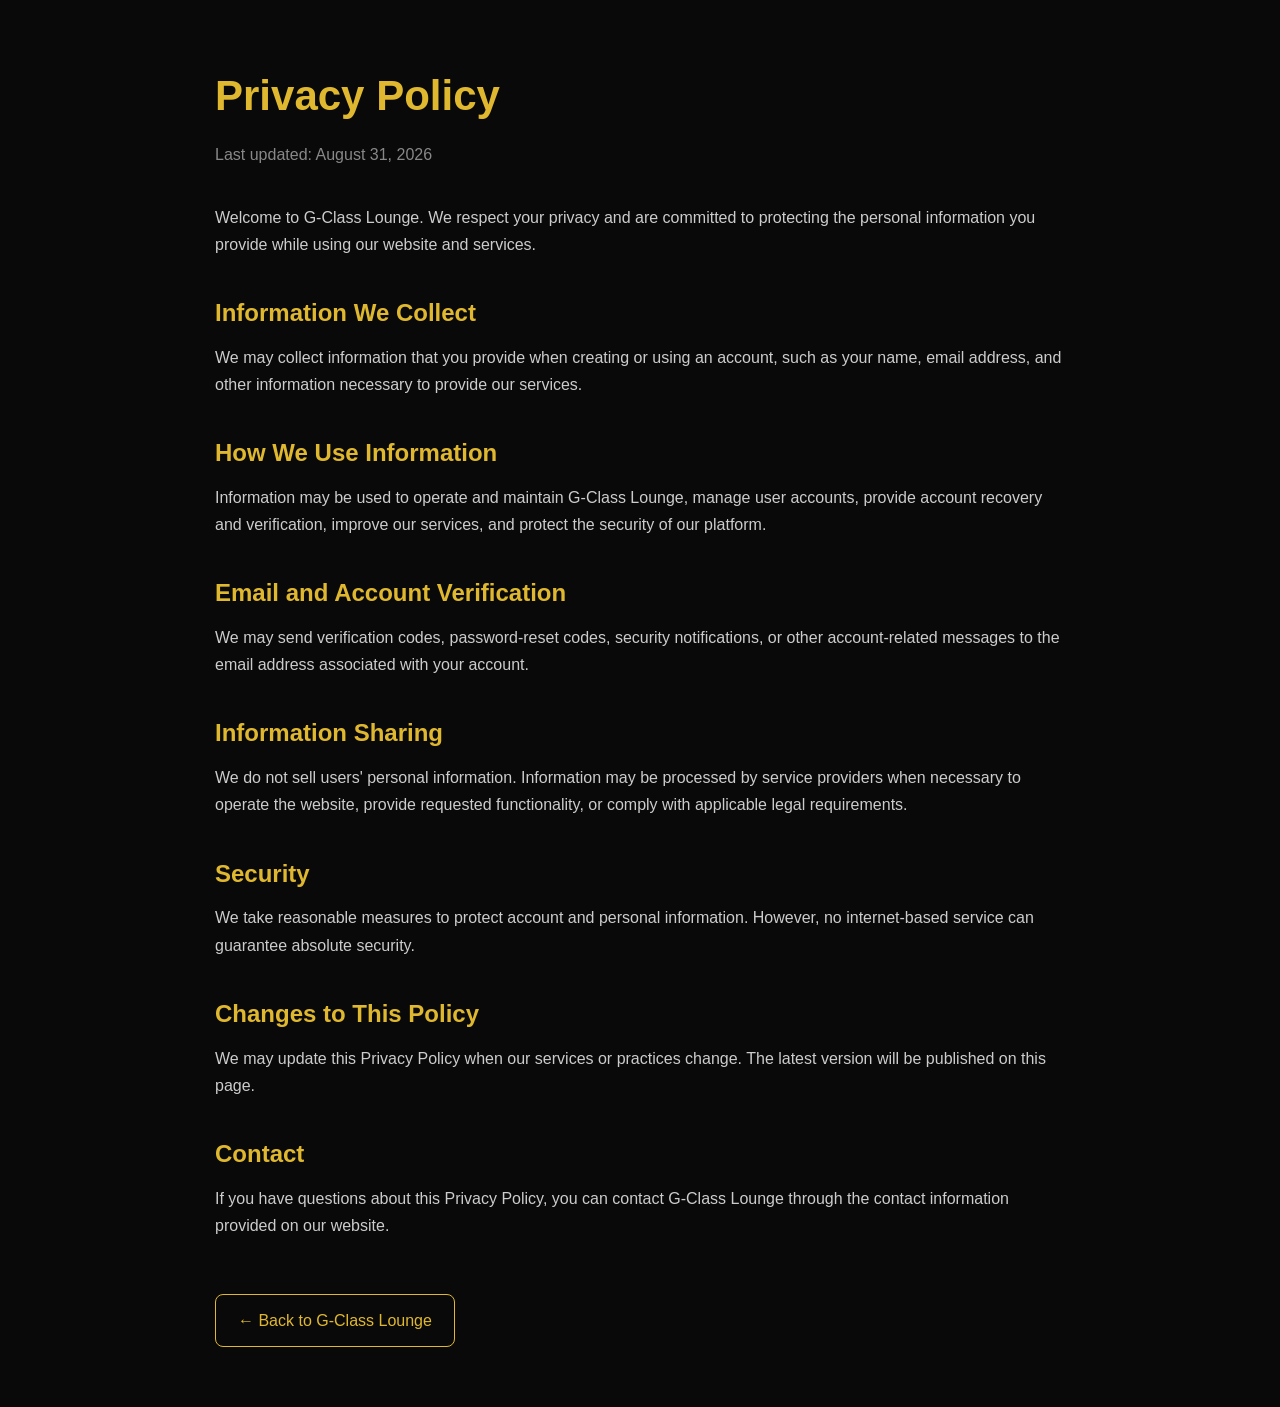
<file: privacy-policy.html>
<!DOCTYPE html>
<html lang="en">
<head>
    <meta charset="UTF-8">
    <meta name="viewport" content="width=device-width, initial-scale=1.0">
    <title>Privacy Policy | G-Class Lounge</title>

    <style>
        * {
            box-sizing: border-box;
            margin: 0;
            padding: 0;
        }

        body {
            background: #090909;
            color: #e8e8e8;
            font-family: Arial, sans-serif;
            line-height: 1.7;
        }

        .container {
            max-width: 900px;
            margin: auto;
            padding: 60px 25px;
        }

        h1 {
            color: #e0b82f;
            font-size: 42px;
            margin-bottom: 10px;
        }

        h2 {
            color: #e0b82f;
            margin-top: 35px;
            margin-bottom: 10px;
        }

        p {
            margin-bottom: 15px;
            color: #cccccc;
        }

        .updated {
            color: #888;
            margin-bottom: 35px;
        }

        a {
            color: #e0b82f;
            text-decoration: none;
        }

        .back {
            display: inline-block;
            margin-top: 40px;
            padding: 12px 22px;
            border: 1px solid #e0b82f;
            border-radius: 8px;
        }

        .back:hover {
            background: #e0b82f;
            color: #000;
        }
    </style>
</head>

<body>

<div class="container">

    <h1>Privacy Policy</h1>
    <p class="updated">Last updated: August 31, 2026</p>

    <p>
        Welcome to G-Class Lounge. We respect your privacy and are
        committed to protecting the personal information you provide
        while using our website and services.
    </p>

    <h2>Information We Collect</h2>

    <p>
        We may collect information that you provide when creating or
        using an account, such as your name, email address, and other
        information necessary to provide our services.
    </p>

    <h2>How We Use Information</h2>

    <p>
        Information may be used to operate and maintain G-Class Lounge,
        manage user accounts, provide account recovery and verification,
        improve our services, and protect the security of our platform.
    </p>

    <h2>Email and Account Verification</h2>

    <p>
        We may send verification codes, password-reset codes, security
        notifications, or other account-related messages to the email
        address associated with your account.
    </p>

    <h2>Information Sharing</h2>

    <p>
        We do not sell users' personal information. Information may be
        processed by service providers when necessary to operate the
        website, provide requested functionality, or comply with
        applicable legal requirements.
    </p>

    <h2>Security</h2>

    <p>
        We take reasonable measures to protect account and personal
        information. However, no internet-based service can guarantee
        absolute security.
    </p>

    <h2>Changes to This Policy</h2>

    <p>
        We may update this Privacy Policy when our services or practices
        change. The latest version will be published on this page.
    </p>

    <h2>Contact</h2>

    <p>
        If you have questions about this Privacy Policy, you can contact
        G-Class Lounge through the contact information provided on our
        website.
    </p>

    <a class="back" href="index.html">← Back to G-Class Lounge</a>

</div>

</body>
</html>
</file>
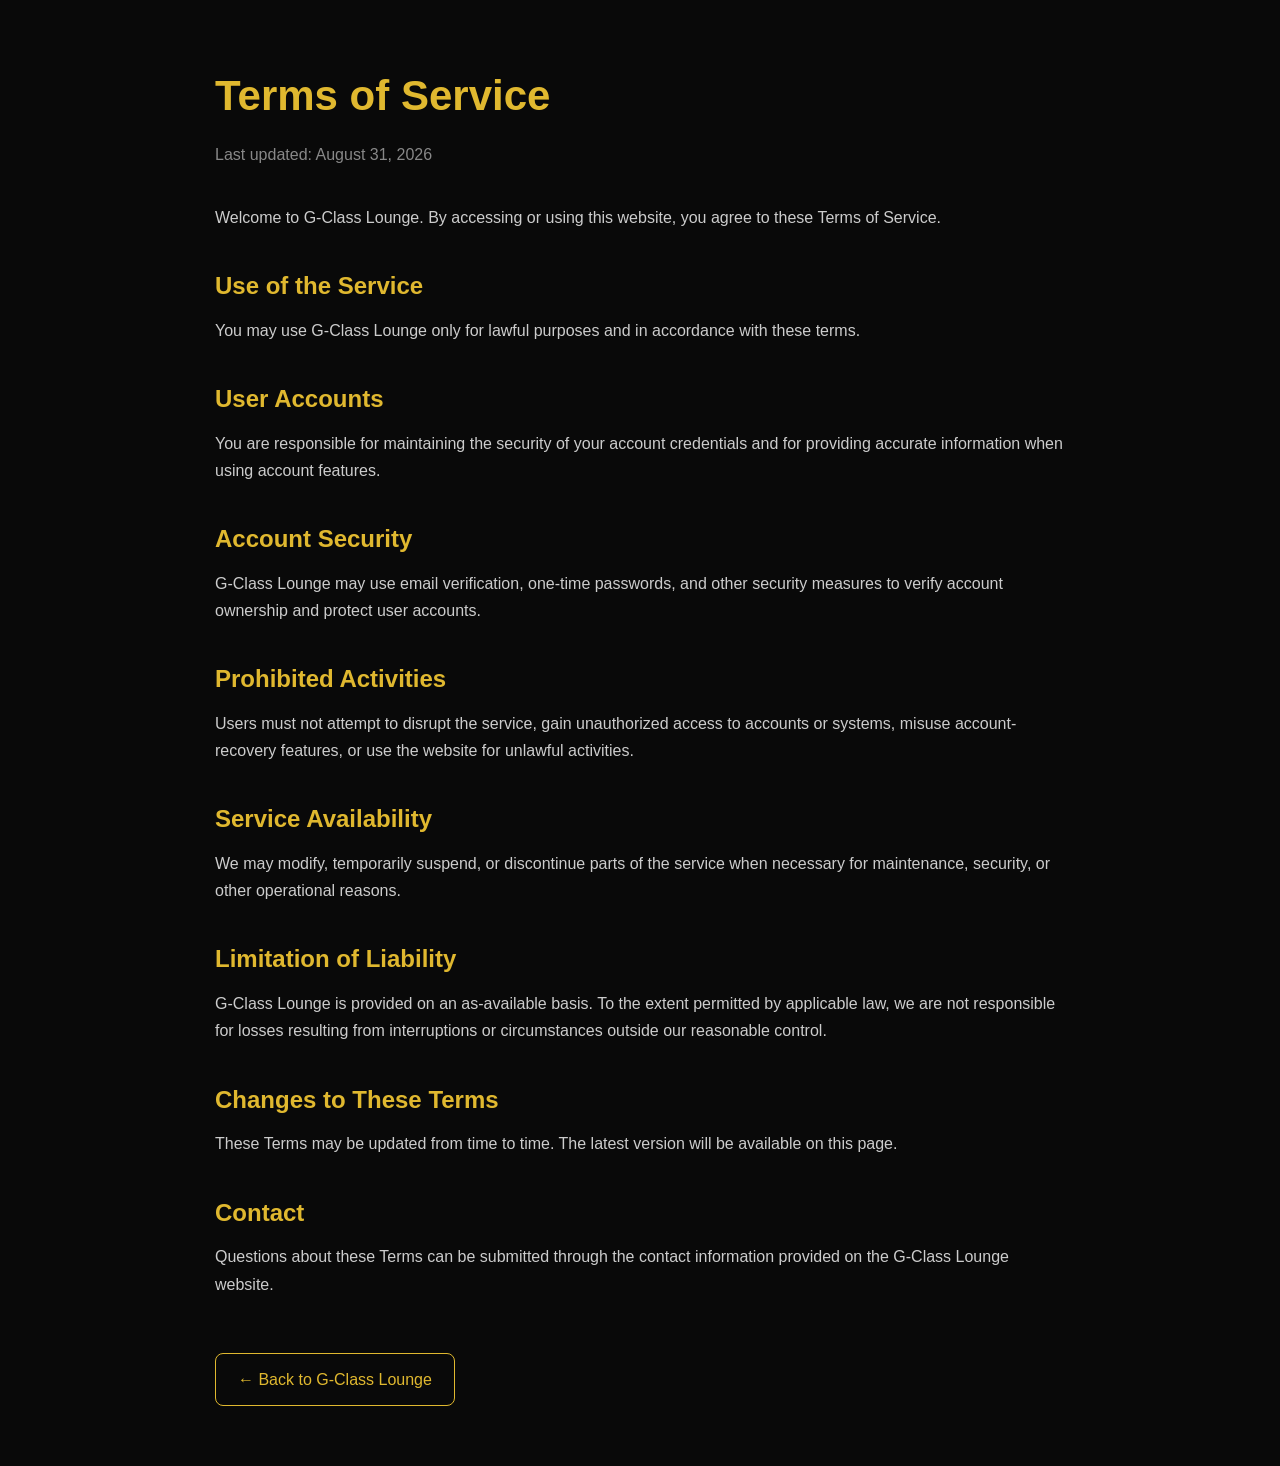
<file: terms.html>
<!DOCTYPE html>
<html lang="en">
<head>
    <meta charset="UTF-8">
    <meta name="viewport" content="width=device-width, initial-scale=1.0">
    <title>Terms of Service | G-Class Lounge</title>

    <style>
        * {
            box-sizing: border-box;
            margin: 0;
            padding: 0;
        }

        body {
            background: #090909;
            color: #e8e8e8;
            font-family: Arial, sans-serif;
            line-height: 1.7;
        }

        .container {
            max-width: 900px;
            margin: auto;
            padding: 60px 25px;
        }

        h1 {
            color: #e0b82f;
            font-size: 42px;
            margin-bottom: 10px;
        }

        h2 {
            color: #e0b82f;
            margin-top: 35px;
            margin-bottom: 10px;
        }

        p {
            margin-bottom: 15px;
            color: #cccccc;
        }

        .updated {
            color: #888;
            margin-bottom: 35px;
        }

        a {
            color: #e0b82f;
            text-decoration: none;
        }

        .back {
            display: inline-block;
            margin-top: 40px;
            padding: 12px 22px;
            border: 1px solid #e0b82f;
            border-radius: 8px;
        }

        .back:hover {
            background: #e0b82f;
            color: #000;
        }
    </style>
</head>

<body>

<div class="container">

    <h1>Terms of Service</h1>
    <p class="updated">Last updated: August 31, 2026</p>

    <p>
        Welcome to G-Class Lounge. By accessing or using this website,
        you agree to these Terms of Service.
    </p>

    <h2>Use of the Service</h2>

    <p>
        You may use G-Class Lounge only for lawful purposes and in
        accordance with these terms.
    </p>

    <h2>User Accounts</h2>

    <p>
        You are responsible for maintaining the security of your account
        credentials and for providing accurate information when using
        account features.
    </p>

    <h2>Account Security</h2>

    <p>
        G-Class Lounge may use email verification, one-time passwords,
        and other security measures to verify account ownership and
        protect user accounts.
    </p>

    <h2>Prohibited Activities</h2>

    <p>
        Users must not attempt to disrupt the service, gain unauthorized
        access to accounts or systems, misuse account-recovery features,
        or use the website for unlawful activities.
    </p>

    <h2>Service Availability</h2>

    <p>
        We may modify, temporarily suspend, or discontinue parts of the
        service when necessary for maintenance, security, or other
        operational reasons.
    </p>

    <h2>Limitation of Liability</h2>

    <p>
        G-Class Lounge is provided on an as-available basis. To the
        extent permitted by applicable law, we are not responsible for
        losses resulting from interruptions or circumstances outside
        our reasonable control.
    </p>

    <h2>Changes to These Terms</h2>

    <p>
        These Terms may be updated from time to time. The latest version
        will be available on this page.
    </p>

    <h2>Contact</h2>

    <p>
        Questions about these Terms can be submitted through the contact
        information provided on the G-Class Lounge website.
    </p>

    <a class="back" href="index.html">← Back to G-Class Lounge</a>

</div>

</body>
</html>
</file>
